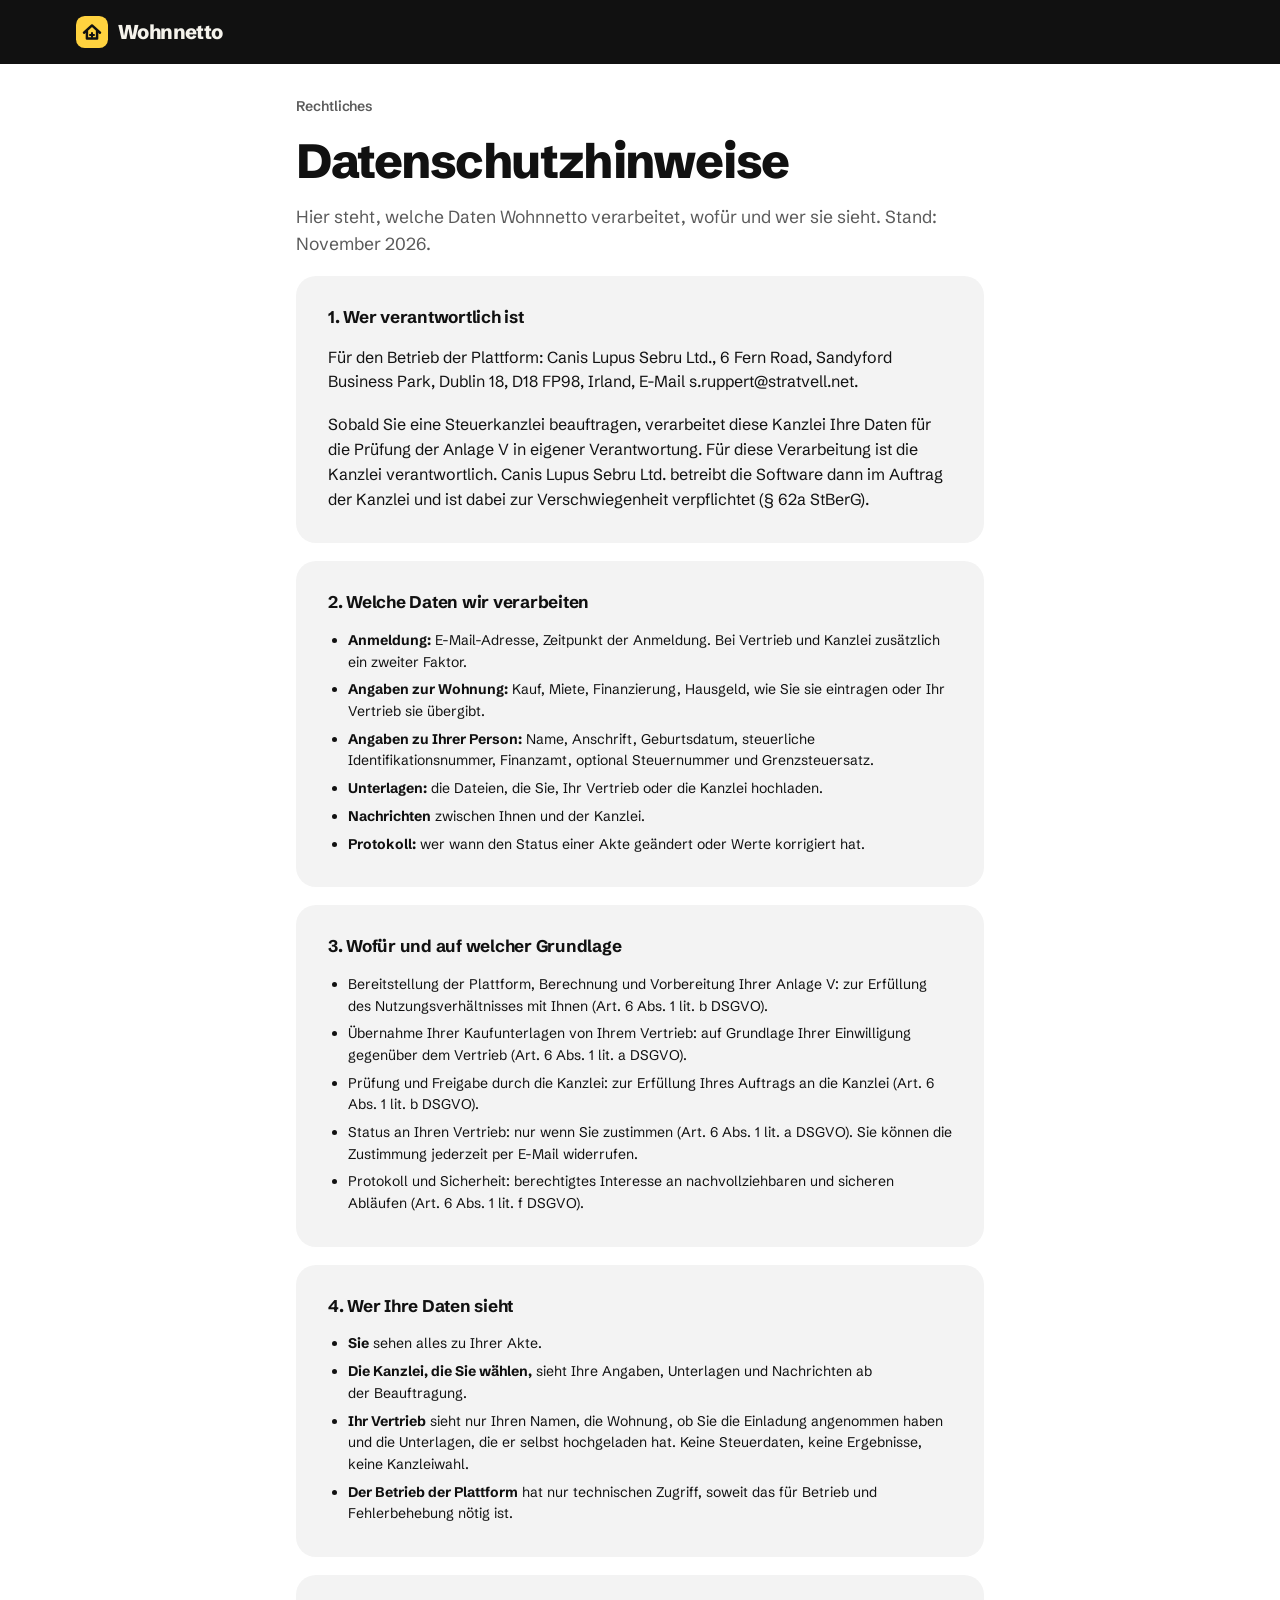
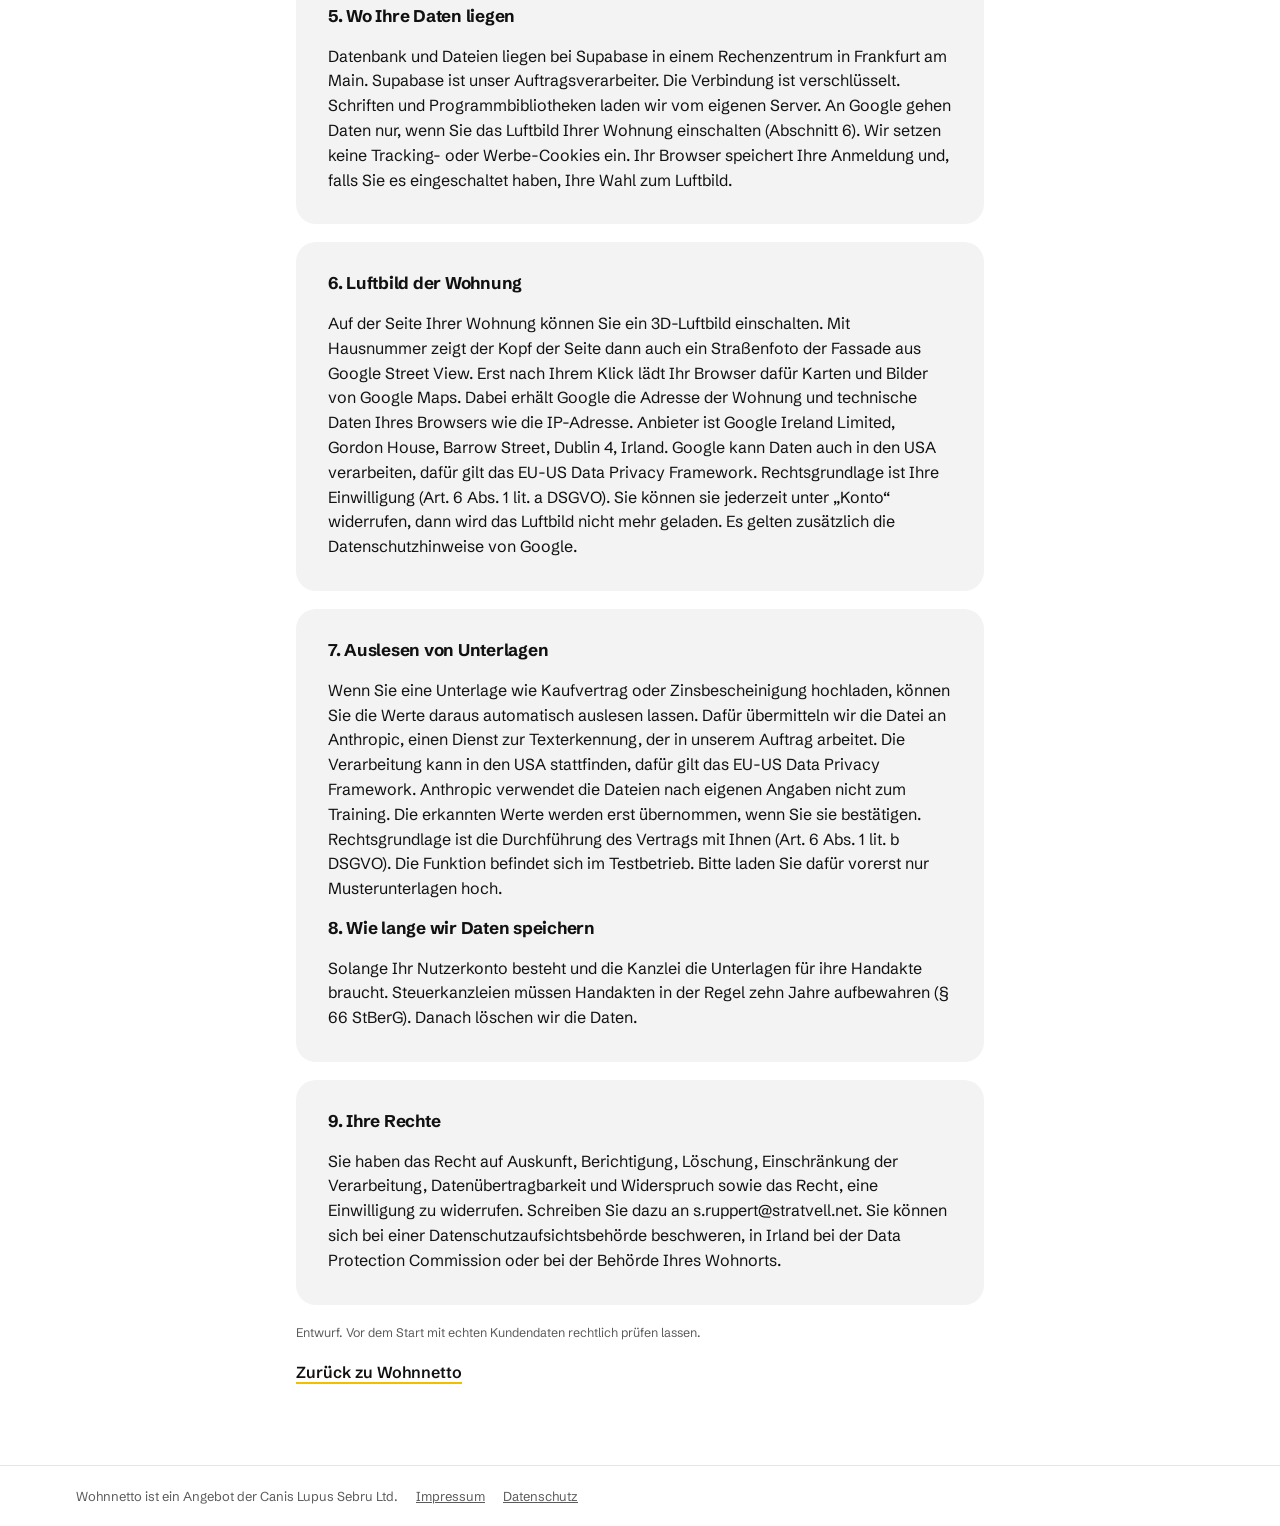
<file: datenschutz.html>
<!doctype html>
<html lang="de">
<head>
<meta charset="utf-8">
<meta name="viewport" content="width=device-width, initial-scale=1">
<title>Datenschutz · Wohnnetto</title>
<meta name="robots" content="noindex">
<link rel="icon" href="favicon.svg" type="image/svg+xml">
<link rel="stylesheet" href="assets/app.css">
</head>
<body>
<header class="top"><div class="wrap"><a class="brand" href="./"><i class="mark" aria-hidden="true"></i><b>Wohnnetto</b></a></div></header>
<main><div class="wrap narrow stack">
<span class="eyebrow">Rechtliches</span>
<h1 class="title">Datenschutzhinweise</h1>
<p class="lead">Hier steht, welche Daten Wohnnetto verarbeitet, wofür und wer sie sieht. Stand: November 2026.</p>

<section class="card pad-l stack">
<h2 class="h3">1. Wer verantwortlich ist</h2>
<p>Für den Betrieb der Plattform: Canis Lupus Sebru Ltd., 6 Fern Road, Sandyford Business Park, Dublin 18, D18 FP98, Irland, E-Mail s.ruppert@stratvell.net.</p>
<p>Sobald Sie eine Steuerkanzlei beauftragen, verarbeitet diese Kanzlei Ihre Daten für die Prüfung der Anlage V in eigener Verantwortung. Für diese Verarbeitung ist die Kanzlei verantwortlich. Canis Lupus Sebru Ltd. betreibt die Software dann im Auftrag der Kanzlei und ist dabei zur Verschwiegenheit verpflichtet (§ 62a StBerG).</p>
</section>

<section class="card pad-l stack">
<h2 class="h3">2. Welche Daten wir verarbeiten</h2>
<ul class="small" style="margin:0;padding-left:20px;display:flex;flex-direction:column;gap:6px">
<li><b>Anmeldung:</b> E-Mail-Adresse, Zeitpunkt der Anmeldung. Bei Vertrieb und Kanzlei zusätzlich ein zweiter Faktor.</li>
<li><b>Angaben zur Wohnung:</b> Kauf, Miete, Finanzierung, Hausgeld, wie Sie sie eintragen oder Ihr Vertrieb sie übergibt.</li>
<li><b>Angaben zu Ihrer Person:</b> Name, Anschrift, Geburtsdatum, steuerliche Identifikationsnummer, Finanzamt, optional Steuernummer und Grenzsteuersatz.</li>
<li><b>Unterlagen:</b> die Dateien, die Sie, Ihr Vertrieb oder die Kanzlei hochladen.</li>
<li><b>Nachrichten</b> zwischen Ihnen und der Kanzlei.</li>
<li><b>Protokoll:</b> wer wann den Status einer Akte geändert oder Werte korrigiert hat.</li>
</ul>
</section>

<section class="card pad-l stack">
<h2 class="h3">3. Wofür und auf welcher Grundlage</h2>
<ul class="small" style="margin:0;padding-left:20px;display:flex;flex-direction:column;gap:6px">
<li>Bereitstellung der Plattform, Berechnung und Vorbereitung Ihrer Anlage V: zur Erfüllung des Nutzungsverhältnisses mit Ihnen (Art. 6 Abs. 1 lit. b DSGVO).</li>
<li>Übernahme Ihrer Kaufunterlagen von Ihrem Vertrieb: auf Grundlage Ihrer Einwilligung gegenüber dem Vertrieb (Art. 6 Abs. 1 lit. a DSGVO).</li>
<li>Prüfung und Freigabe durch die Kanzlei: zur Erfüllung Ihres Auftrags an die Kanzlei (Art. 6 Abs. 1 lit. b DSGVO).</li>
<li>Status an Ihren Vertrieb: nur wenn Sie zustimmen (Art. 6 Abs. 1 lit. a DSGVO). Sie können die Zustimmung jederzeit per E-Mail widerrufen.</li>
<li>Protokoll und Sicherheit: berechtigtes Interesse an nachvollziehbaren und sicheren Abläufen (Art. 6 Abs. 1 lit. f DSGVO).</li>
</ul>
</section>

<section class="card pad-l stack">
<h2 class="h3">4. Wer Ihre Daten sieht</h2>
<ul class="small" style="margin:0;padding-left:20px;display:flex;flex-direction:column;gap:6px">
<li><b>Sie</b> sehen alles zu Ihrer Akte.</li>
<li><b>Die Kanzlei, die Sie wählen,</b> sieht Ihre Angaben, Unterlagen und Nachrichten ab der Beauftragung.</li>
<li><b>Ihr Vertrieb</b> sieht nur Ihren Namen, die Wohnung, ob Sie die Einladung angenommen haben und die Unterlagen, die er selbst hochgeladen hat. Keine Steuerdaten, keine Ergebnisse, keine Kanzleiwahl.</li>
<li><b>Der Betrieb der Plattform</b> hat nur technischen Zugriff, soweit das für Betrieb und Fehlerbehebung nötig ist.</li>
</ul>
</section>

<section class="card pad-l stack">
<h2 class="h3">5. Wo Ihre Daten liegen</h2>
<p>Datenbank und Dateien liegen bei Supabase in einem Rechenzentrum in Frankfurt am Main. Supabase ist unser Auftragsverarbeiter. Die Verbindung ist verschlüsselt. Schriften und Programmbibliotheken laden wir vom eigenen Server. An Google gehen Daten nur, wenn Sie das Luftbild Ihrer Wohnung einschalten (Abschnitt 6). Wir setzen keine Tracking- oder Werbe-Cookies ein. Ihr Browser speichert Ihre Anmeldung und, falls Sie es eingeschaltet haben, Ihre Wahl zum Luftbild.</p>
</section>

<section class="card pad-l stack">
<h2 class="h3">6. Luftbild der Wohnung</h2>
<p>Auf der Seite Ihrer Wohnung können Sie ein 3D-Luftbild einschalten. Mit Hausnummer zeigt der Kopf der Seite dann auch ein Straßenfoto der Fassade aus Google Street View. Erst nach Ihrem Klick lädt Ihr Browser dafür Karten und Bilder von Google Maps. Dabei erhält Google die Adresse der Wohnung und technische Daten Ihres Browsers wie die IP-Adresse. Anbieter ist Google Ireland Limited, Gordon House, Barrow Street, Dublin 4, Irland. Google kann Daten auch in den USA verarbeiten, dafür gilt das EU-US Data Privacy Framework. Rechtsgrundlage ist Ihre Einwilligung (Art. 6 Abs. 1 lit. a DSGVO). Sie können sie jederzeit unter „Konto“ widerrufen, dann wird das Luftbild nicht mehr geladen. Es gelten zusätzlich die Datenschutzhinweise von Google.</p>
</section>

<section class="card pad-l stack">
<h2 class="h3">7. Auslesen von Unterlagen</h2>
<p>Wenn Sie eine Unterlage wie Kaufvertrag oder Zinsbescheinigung hochladen, können Sie die Werte daraus automatisch auslesen lassen. Dafür übermitteln wir die Datei an Anthropic, einen Dienst zur Texterkennung, der in unserem Auftrag arbeitet. Die Verarbeitung kann in den USA stattfinden, dafür gilt das EU-US Data Privacy Framework. Anthropic verwendet die Dateien nach eigenen Angaben nicht zum Training. Die erkannten Werte werden erst übernommen, wenn Sie sie bestätigen. Rechtsgrundlage ist die Durchführung des Vertrags mit Ihnen (Art. 6 Abs. 1 lit. b DSGVO). Die Funktion befindet sich im Testbetrieb. Bitte laden Sie dafür vorerst nur Musterunterlagen hoch.</p>

<h2 class="h3">8. Wie lange wir Daten speichern</h2>
<p>Solange Ihr Nutzerkonto besteht und die Kanzlei die Unterlagen für ihre Handakte braucht. Steuerkanzleien müssen Handakten in der Regel zehn Jahre aufbewahren (§ 66 StBerG). Danach löschen wir die Daten.</p>
</section>

<section class="card pad-l stack">
<h2 class="h3">9. Ihre Rechte</h2>
<p>Sie haben das Recht auf Auskunft, Berichtigung, Löschung, Einschränkung der Verarbeitung, Datenübertragbarkeit und Widerspruch sowie das Recht, eine Einwilligung zu widerrufen. Schreiben Sie dazu an s.ruppert@stratvell.net. Sie können sich bei einer Datenschutzaufsichtsbehörde beschweren, in Irland bei der Data Protection Commission oder bei der Behörde Ihres Wohnorts.</p>
</section>
<p class="tiny">Entwurf. Vor dem Start mit echten Kundendaten rechtlich prüfen lassen.</p>
<p><a class="link" href="./">Zurück zu Wohnnetto</a></p>
</div></main>
<footer class="foot"><div class="wrap"><span>Wohnnetto ist ein Angebot der Canis Lupus Sebru Ltd.</span><a href="impressum.html">Impressum</a><a href="datenschutz.html">Datenschutz</a></div></footer>
</body>
</html>
</file>
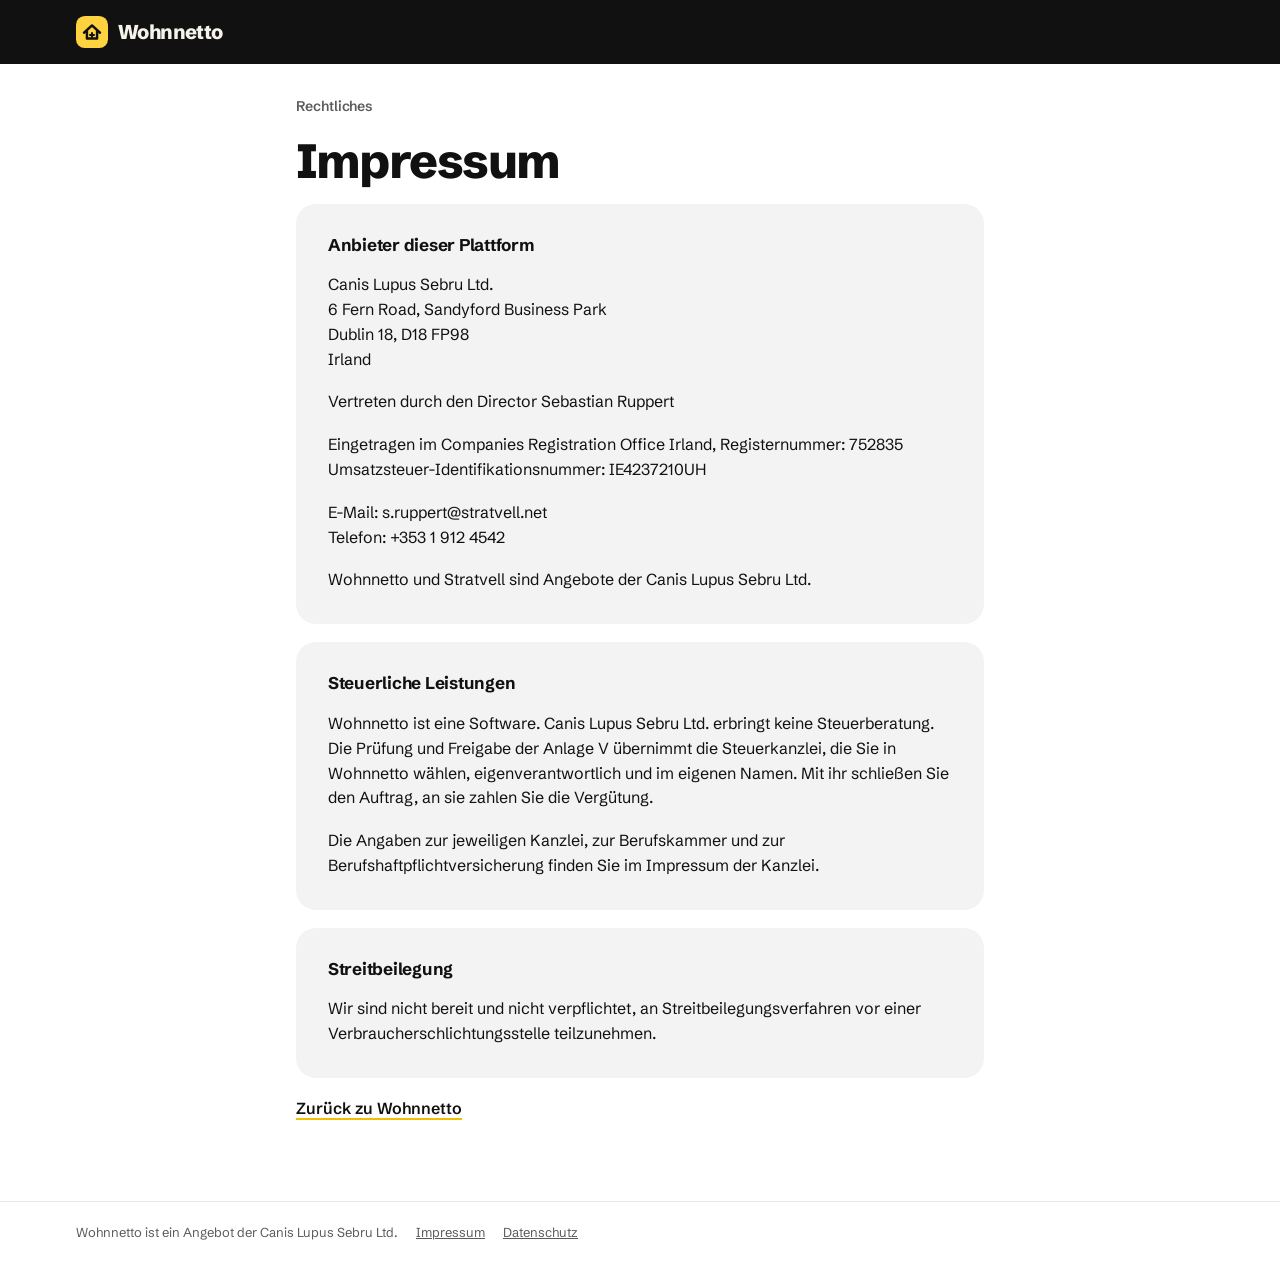
<file: impressum.html>
<!doctype html>
<html lang="de">
<head>
<meta charset="utf-8">
<meta name="viewport" content="width=device-width, initial-scale=1">
<title>Impressum · Wohnnetto</title>
<meta name="robots" content="noindex">
<link rel="icon" href="favicon.svg" type="image/svg+xml">
<link rel="stylesheet" href="assets/app.css">
</head>
<body>
<header class="top"><div class="wrap"><a class="brand" href="./"><i class="mark" aria-hidden="true"></i><b>Wohnnetto</b></a></div></header>
<main><div class="wrap narrow stack">
<span class="eyebrow">Rechtliches</span>
<h1 class="title">Impressum</h1>
<section class="card pad-l stack">
<h2 class="h3">Anbieter dieser Plattform</h2>
<p>Canis Lupus Sebru Ltd.<br>6 Fern Road, Sandyford Business Park<br>Dublin 18, D18 FP98<br>Irland</p>
<p>Vertreten durch den Director Sebastian Ruppert</p>
<p>Eingetragen im Companies Registration Office Irland, Registernummer: 752835<br>Umsatzsteuer-Identifikationsnummer: IE4237210UH</p>
<p>E-Mail: s.ruppert@stratvell.net<br>Telefon: +353 1 912 4542</p>
<p>Wohnnetto und Stratvell sind Angebote der Canis Lupus Sebru Ltd.</p>
</section>
<section class="card pad-l stack">
<h2 class="h3">Steuerliche Leistungen</h2>
<p>Wohnnetto ist eine Software. Canis Lupus Sebru Ltd. erbringt keine Steuerberatung. Die Prüfung und Freigabe der Anlage V übernimmt die Steuerkanzlei, die Sie in Wohnnetto wählen, eigenverantwortlich und im eigenen Namen. Mit ihr schließen Sie den Auftrag, an sie zahlen Sie die Vergütung.</p>
<p>Die Angaben zur jeweiligen Kanzlei, zur Berufskammer und zur Berufshaftpflichtversicherung finden Sie im Impressum der Kanzlei.</p>
</section>
<section class="card pad-l stack">
<h2 class="h3">Streitbeilegung</h2>
<p>Wir sind nicht bereit und nicht verpflichtet, an Streitbeilegungsverfahren vor einer Verbraucherschlichtungsstelle teilzunehmen.</p>
</section>
<p><a class="link" href="./">Zurück zu Wohnnetto</a></p>
</div></main>
<footer class="foot"><div class="wrap"><span>Wohnnetto ist ein Angebot der Canis Lupus Sebru Ltd.</span><a href="impressum.html">Impressum</a><a href="datenschutz.html">Datenschutz</a></div></footer>
</body>
</html>
</file>
<file: assets/app.css>
/* Wohnnetto · App-Stil. Schwarz und Gelb, kräftig, mobil zuerst. Schriften lokal, keine Drittanbieter. */
@font-face{font-family:"Schibsted Grotesk";src:url(fonts/SchibstedGrotesk-latin.woff2) format("woff2");font-weight:400 900;font-display:swap;unicode-range:U+0000-00FF,U+0131,U+0152-0153,U+02BB-02BC,U+02C6,U+02DA,U+02DC,U+0304,U+0308,U+0329,U+2000-206F,U+20AC,U+2122,U+2191,U+2193,U+2212,U+2215,U+FEFF,U+FFFD}
@font-face{font-family:"Schibsted Grotesk";src:url(fonts/SchibstedGrotesk-latin-ext.woff2) format("woff2");font-weight:400 900;font-display:swap;unicode-range:U+0100-02BA,U+02BD-02C5,U+02C7-02CC,U+02CE-02D7,U+02DD-02FF,U+0304,U+0308,U+0329,U+1D00-1DBF,U+1E00-1E9F,U+1EF2-1EFF,U+2020,U+20A0-20AB,U+20AD-20C0,U+2113,U+2C60-2C7F,U+A720-A7FF}
@font-face{font-family:"Geist Mono";src:url(fonts/GeistMono-Variable.woff2) format("woff2");font-weight:100 900;font-display:swap}
:root{
  /* Marke */
  --y:#FFD23F; --y-2:#F2BE00; --y-soft:#FFF4CC; --y-ink:#7A5C00;
  --black:#111111; --black-2:#262626; --on-black:#F5F3EC; --on-black-2:#A9A69C;
  /* Alte Namen, auf die neue Marke gelegt (werden im Code noch benutzt) */
  --forest:var(--black); --forest-2:var(--black-2); --sand:var(--y); --gold:var(--y); --gold-ink:var(--y-ink); --aub:var(--black);
  /* Flächen und Text */
  --bg:#FFFFFF; --surface:#FFFFFF; --surface-2:#F3F3F3; --ink:#111111; --muted:#5B5B5B; --line:#E6E6E6; --line-2:#CFCFCF;
  --ok:#17784A; --ok-bg:#E1F3E8; --warn:#8F5A00; --warn-bg:#FFF1D1; --bad:#B42318; --bad-bg:#FDE7E4; --info:#2346A8; --info-bg:#E6ECFB;
  --focus:#121212; --shadow:0 1px 0 rgba(18,18,18,.04), 0 12px 32px -18px rgba(18,18,18,.28);
  --f-display:"Schibsted Grotesk", system-ui, -apple-system, "Segoe UI", Roboto, sans-serif;
  --f-body:"Schibsted Grotesk", system-ui, -apple-system, "Segoe UI", Roboto, sans-serif;
  --f-mono:"Geist Mono", ui-monospace, "SFMono-Regular", Consolas, monospace;
  --r:20px; --r-sm:12px;
  color-scheme:light;
}
@media (prefers-color-scheme: dark){
  :root{
    --bg:#0B0B0B; --surface:#161616; --surface-2:#1C1C1C; --ink:#F4F4F4; --muted:#A3A3A3; --line:#2A2A2A; --line-2:#3A3A3A;
    --black:#1B1B1B; --black-2:#262626; --y-ink:#FFD23F; --y-soft:#2E2610;
    --ok:#5FD39A; --ok-bg:#12291D; --warn:#FFC24D; --warn-bg:#2F2410; --bad:#FF8A7A; --bad-bg:#341815; --info:#9DB4FF; --info-bg:#161F38;
    --focus:#FFD23F; --shadow:0 1px 0 rgba(0,0,0,.4), 0 12px 32px -18px rgba(0,0,0,.8);
    color-scheme:dark;
  }
}
@media (prefers-color-scheme: dark){.top{border-bottom:1px solid var(--line)}.auth .side,.hero,.kpi.dark{box-shadow:inset 0 0 0 1px #2E2E2E}}
*{box-sizing:border-box}
html,body{margin:0}
body{background:var(--bg);color:var(--ink);font:16px/1.55 var(--f-body);-webkit-font-smoothing:antialiased;min-height:100vh;display:flex;flex-direction:column}
a{color:inherit}
button,input,select,textarea{font:inherit;color:inherit}
button{cursor:pointer}
:focus-visible{outline:3px solid var(--focus);outline-offset:2px;border-radius:6px}
::selection{background:var(--y);color:#111}
h1,h2,h3{margin:0;line-height:1.1;text-wrap:balance}
p,li,.small,.tiny,.lead,dd,label span,.note span,.rw{text-wrap:pretty}
p{margin:0}
.sr{position:absolute;width:1px;height:1px;overflow:hidden;clip:rect(0 0 0 0);white-space:nowrap}
.wrap{width:100%;max-width:1160px;margin:0 auto;padding-left:max(16px,env(safe-area-inset-left,0px));padding-right:max(16px,env(safe-area-inset-right,0px))}
.narrow{max-width:720px}
.num{font-variant-numeric:tabular-nums}
.mono{font-family:var(--f-mono)}
.muted{color:var(--muted)}
.small{font-size:14px}
.tiny{font-size:12.5px;color:var(--muted)}
.stack{display:flex;flex-direction:column;gap:18px}
.stack-s{display:flex;flex-direction:column;gap:8px}
.row{display:flex;gap:12px;align-items:center;flex-wrap:wrap}
.spacer{flex:1}

/* Kopf: schwarz, Marke gelb */
.top{background:var(--black);color:var(--on-black);position:sticky;top:0;z-index:20}
.top .wrap{display:flex;align-items:center;gap:16px;min-height:64px}
.brand{display:flex;align-items:center;gap:10px;text-decoration:none}
.mark{width:32px;height:32px;flex:none;display:block;background:url("data:image/svg+xml,%3Csvg xmlns='http://www.w3.org/2000/svg' viewBox='0 0 44 44'%3E%3Crect width='44' height='44' rx='12' fill='%23FFD23F'/%3E%3Cpath d='M11 23 L22 13 L33 23' fill='none' stroke='%23111' stroke-width='3.4' stroke-linecap='round' stroke-linejoin='round'/%3E%3Cpath d='M15 21 V31 H29 V21' fill='none' stroke='%23111' stroke-width='3.4' stroke-linecap='round' stroke-linejoin='round'/%3E%3Cpath d='M22 23.5 V29 M19.25 26.25 H24.75' stroke='%23111' stroke-width='2.8' stroke-linecap='round'/%3E%3C/svg%3E") center/contain no-repeat}
.brand b{font-weight:800;font-size:20px;letter-spacing:-.03em;line-height:1}
.brand span{font-size:12.5px;color:var(--on-black-2);border-left:1px solid #3A3A3A;padding-left:10px}
.nav{display:flex;gap:4px;margin-left:auto;align-items:center}
.nav a,.nav button{background:none;border:0;padding:9px 14px;border-radius:999px;text-decoration:none;font-size:14.5px;font-weight:500;color:var(--on-black-2)}
.nav a[aria-current="page"]{color:#111;background:var(--y);font-weight:700}
.nav a:hover,.nav button:hover{color:var(--on-black);background:#262626}
.nav a[aria-current="page"]:hover{color:#111;background:var(--y-2)}
.who{font-size:13px;color:var(--on-black-2);max-width:220px;overflow:hidden;text-overflow:ellipsis;white-space:nowrap;margin-left:8px}
.nav a,.nav button{white-space:nowrap}
@media (max-width:640px){.brand span,.who{display:none}.nav{gap:2px}.nav a,.nav button{padding:7px 10px;font-size:13.5px}.brand b{font-size:18px}}
@media (max-width:480px){.brand b{display:none}}
#fWeiter{flex:1;max-width:420px}

main{flex:1;padding-block:32px 80px}
footer.foot{border-top:1px solid var(--line);padding-block:20px;font-size:13px;color:var(--muted)}
footer.foot .wrap{display:flex;gap:18px;flex-wrap:wrap}
footer.foot a{color:var(--muted)}

/* Karten, Knöpfe */
.card{background:var(--surface-2);border:0;border-radius:var(--r)}
.card .card{background:var(--surface)}
.pad{padding:22px}
.pad-l{padding:32px}
@media (max-width:560px){.pad-l{padding:22px}.pad{padding:18px}}
.btn{display:inline-flex;align-items:center;justify-content:center;gap:8px;min-height:48px;padding:10px 22px;border-radius:14px;border:1.5px solid var(--black);background:var(--black);color:#fff;font-weight:650;font-size:15.5px;text-decoration:none;letter-spacing:-.01em;transition:background .15s,transform .08s,box-shadow .15s}
.btn:hover{background:var(--black-2)}
.btn:active{transform:translateY(1px)}
@media (prefers-color-scheme: dark){.btn{background:var(--y);border-color:var(--y);color:#111}.btn:hover{background:var(--y-2)}}
.btn.sec{background:var(--surface);color:var(--ink);border-color:var(--line-2)}
.btn.sec:hover{background:var(--surface-2);border-color:var(--ink)}
.btn.gold{background:var(--y);border-color:var(--y);color:#111;box-shadow:0 6px 18px -8px rgba(242,190,0,.8)}
.btn.gold:hover{background:var(--y-2);border-color:var(--y-2)}
.btn.ghost{background:transparent;border-color:transparent;color:var(--muted);padding-inline:12px}
.btn.ghost:hover{color:var(--ink);background:var(--surface-2)}
.btn.sm{min-height:38px;padding:6px 14px;font-size:14px;border-radius:11px}
.btn.block{width:100%}
.btn[disabled],.btn[aria-disabled="true"]{opacity:.4;cursor:not-allowed;box-shadow:none}
.link{background:none;border:0;padding:0;color:var(--ink);text-decoration:underline;text-decoration-color:var(--y-2);text-decoration-thickness:2px;text-underline-offset:4px;font-weight:600}
.link:hover{text-decoration-color:var(--ink)}

.eyebrow{font-size:14px;font-weight:600;letter-spacing:-.005em;color:var(--muted);display:inline-flex;align-items:center;gap:8px}
.ico{width:22px;height:22px;flex:none}
.abs-kopf .ico{width:28px;height:28px;padding:5px;border-radius:9px;background:var(--y);color:#111;box-sizing:border-box}

/* Eine Frage pro Bildschirm */
.fsegs{display:flex;gap:5px;margin-bottom:4px}
.fsegs i{flex:1;height:6px;border-radius:99px;background:var(--line);transition:background .3s}
.fsegs i.d{background:var(--black)}
.fsegs i.now{background:var(--y)}
.fk-aus{display:none!important}
.fk-rein{animation:fkRein .32s cubic-bezier(.2,.8,.2,1) both}
@keyframes fkRein{from{opacity:0;transform:translateX(18px)}}
.fokus{min-height:240px}
.fokus > .field label,.fokus > fieldset > .legend,.fokus .grid2 .field label{font-size:clamp(22px,4.4vw,28px);font-weight:750;letter-spacing:-.03em;line-height:1.2;margin-bottom:6px}
.fokus .grid2{grid-template-columns:1fr}
.fokus .inp input,.fokus .inp select{min-height:64px;font-size:20px;border-radius:16px;padding:14px 18px}
.fokus .inp .suf{font-size:18px}
.fokus .choice{grid-template-columns:1fr;gap:12px;margin-top:6px}
.fokus .choice button{min-height:68px;font-size:17px;padding:16px 20px}
.fokus .note{font-size:15.5px;padding:18px}
.title{font-weight:800;font-size:clamp(32px,5.2vw,48px);letter-spacing:-.03em;line-height:1.04}
.h2{font-weight:750;font-size:clamp(24px,3.4vw,30px);letter-spacing:-.035em}
.h3{font-size:17px;font-weight:700;letter-spacing:-.015em}
.lead{font-size:17.5px;color:var(--muted);max-width:60ch}
.hl{background:linear-gradient(transparent 58%,var(--y) 58%,var(--y) 92%,transparent 92%);padding:0 .08em}

/* Chips und Hinweise */
.chip{display:inline-flex;align-items:center;gap:6px;font-size:12.5px;font-weight:650;padding:4px 11px;border-radius:99px;white-space:nowrap;line-height:1.5}
.chip::before{content:"";width:7px;height:7px;border-radius:50%;background:currentColor}
.c-grey{background:var(--surface-2);color:var(--muted);border:1px solid var(--line)}
.c-ok{background:var(--ok-bg);color:var(--ok)}
.c-warn{background:var(--warn-bg);color:var(--warn)}
.c-bad{background:var(--bad-bg);color:var(--bad)}
.c-info{background:var(--info-bg);color:var(--info)}
.c-gold{background:var(--y);color:#111}
.c-gold::before{background:#111}
.src{display:inline-flex;align-items:center;gap:6px;font-size:12px;font-weight:650;color:var(--ink);background:var(--y-soft);border-radius:99px;padding:3px 10px;align-self:flex-start}
.src::before{content:"";width:6px;height:6px;border-radius:50%;background:var(--y-2)}
.note{border-radius:var(--r-sm);padding:14px 16px;font-size:14.5px;display:flex;gap:12px;align-items:flex-start}
.note b{display:block}
.note.ok{background:var(--ok-bg)}.note.warn{background:var(--warn-bg)}.note.bad{background:var(--bad-bg)}.note.info{background:var(--surface-2);border:1px solid var(--line)}
.note .ic{flex:none;width:24px;height:24px;border-radius:50%;display:grid;place-items:center;font-size:12px;font-weight:800;background:var(--black);color:var(--y);margin-top:1px}

/* Formulare */
.field{display:flex;flex-direction:column;gap:7px}
.field label,.legend{font-weight:650;font-size:15px}
.field .hint{font-size:13.5px;color:var(--muted)}
.inp{position:relative;display:flex;align-items:center}
.inp input,.inp select,textarea.ta{width:100%;min-height:52px;border:1.5px solid var(--line-2);border-radius:14px;background:var(--surface);padding:12px 16px;font-size:16px;transition:border-color .15s, box-shadow .15s}
.inp input:hover,.inp select:hover,textarea.ta:hover{border-color:var(--muted)}
.inp input:focus,.inp select:focus,textarea.ta:focus{border-color:var(--ink);box-shadow:0 0 0 4px rgba(255,210,63,.55);outline:none}
.inp .suf{position:absolute;right:16px;color:var(--muted);pointer-events:none;font-size:15px}
.inp.has-suf input{padding-right:46px}
.field.err input,.field.err select{border-color:var(--bad)}
.field .errmsg{color:var(--bad);font-size:13.5px;font-weight:550}
.field .errmsg:empty{display:none}
.field .ok-msg{color:var(--ok);font-size:13px}
details.help{font-size:13.5px}
details.help summary{cursor:pointer;color:var(--ink);font-weight:600;list-style:none;display:inline-flex;gap:7px;align-items:center}
details.help summary::-webkit-details-marker{display:none}
details.help summary::before{content:"?";width:20px;height:20px;border-radius:50%;background:var(--y);color:#111;display:inline-grid;place-items:center;font-size:11.5px;font-weight:800}
details.help p{margin-top:8px;color:var(--ink);background:var(--y-soft);border-radius:12px;padding:12px 14px}
.grid2{display:grid;grid-template-columns:repeat(2,minmax(0,1fr));gap:16px}
.grid3{display:grid;grid-template-columns:repeat(3,minmax(0,1fr));gap:16px}
@media (max-width:640px){.grid2,.grid3{grid-template-columns:1fr}}
.choice{display:grid;grid-template-columns:repeat(auto-fit,minmax(160px,1fr));gap:10px}
.choice button{min-height:60px;padding:12px 18px;border-radius:16px;border:1.5px solid var(--line-2);background:var(--surface);font-weight:600;font-size:15.5px;text-align:left;transition:border-color .15s,background .15s,transform .08s}
.choice button:hover{border-color:var(--ink)}
.choice button:active{transform:scale(.99)}
.choice button[aria-pressed="true"]{border-color:var(--black);background:var(--y);color:#111;box-shadow:inset 0 0 0 1px var(--black)}
.opt{display:flex;gap:14px;align-items:flex-start;text-align:left;width:100%;padding:18px;border-radius:18px;border:1.5px solid var(--line-2);background:var(--surface);transition:border-color .15s}
.opt:hover{border-color:var(--ink)}
.opt[aria-pressed="true"]{border-color:var(--black);background:var(--y-soft);box-shadow:inset 0 0 0 1px var(--black)}
.opt .dot{width:22px;height:22px;border-radius:50%;border:2px solid var(--line-2);flex:none;margin-top:1px}
.opt[aria-pressed="true"] .dot{border-color:var(--black);background:radial-gradient(var(--black) 42%,var(--y) 46%)}
.opt b{display:block;font-size:16px}
.opt span{font-size:14px;color:var(--muted)}
.check{display:flex;gap:12px;align-items:flex-start;font-size:15px;padding:12px 0}
.check input{width:22px;height:22px;margin-top:1px;accent-color:#111;flex:none}
.savebar{position:sticky;bottom:0;background:linear-gradient(to top,var(--bg) 72%,transparent);padding-block:18px calc(18px + env(safe-area-inset-bottom,0px));margin-top:8px;z-index:5}
.savebar .inner{display:flex;gap:12px;align-items:center;flex-wrap:wrap}
.saved{font-size:13.5px;color:var(--muted);display:inline-flex;gap:6px;align-items:center}
.saved.ok{color:var(--ok)}
.saved.ok::before{content:"✓";font-weight:800}

/* Aufgabenliste als Karten */
.tasks{list-style:none;margin:0;padding:0;display:flex;flex-direction:column;gap:10px}
.tasks li{background:var(--surface-2);border-radius:18px;transition:background .15s,transform .12s}
.tasks li:has(a:hover){background:var(--y-soft);transform:translateY(-1px)}
.tasks a,.tasks .dis{display:flex;align-items:center;gap:14px;padding:16px 18px;text-decoration:none;flex-wrap:wrap}
.tasks .n{width:44px;height:44px;border-radius:14px;display:grid;place-items:center;font-family:var(--f-mono);font-weight:600;font-size:14px;background:var(--y-soft);color:#111;flex:none}
@media (prefers-color-scheme: dark){.tasks .n{color:var(--y)}}
.tasks .dis .n{background:var(--surface-2);color:var(--muted)}
.tasks .done .n{background:var(--black);color:var(--y)}
.tasks .done{background:var(--surface-2)}
.tasks .t{flex:1;min-width:160px}
.tasks .t b{display:block;font-weight:650}
.tasks .t span{font-size:13.5px;color:var(--muted)}
.tasks .dis{opacity:.55}
.tasks a::after{content:"→";font-weight:700;color:var(--muted);transition:transform .15s}
.tasks a:hover::after{transform:translateX(3px);color:var(--ink)}
@media (max-width:560px){.tasks a{flex-wrap:nowrap;gap:12px;padding:14px}.tasks a::after{display:none}.tasks .t{min-width:0}}
.progress{height:10px;border-radius:99px;background:rgba(255,255,255,.14);overflow:hidden}
.card .progress,.wrap > .progress{background:var(--surface-2)}
.progress i{display:block;height:100%;background:var(--y);border-radius:99px;transition:width .6s cubic-bezier(.2,.8,.2,1)}

/* Netto-Plus-Bühne */
.hero{background:var(--black);color:var(--on-black);border-radius:24px;padding:26px;display:flex;flex-direction:column;gap:16px;position:relative;overflow:hidden}
.hero::after{content:"";position:absolute;right:-60px;top:-60px;width:220px;height:220px;border-radius:50%;background:radial-gradient(circle,rgba(255,210,63,.28),transparent 68%);pointer-events:none}
.hero .eyebrow{color:var(--y)}
.hero .big{font-weight:800;font-variant-numeric:tabular-nums;font-size:clamp(46px,9.5vw,68px);letter-spacing:-.055em;line-height:1;color:var(--y)}
.hero .big small{font-family:var(--f-body);font-size:16px;letter-spacing:0;color:var(--on-black-2);font-weight:500;margin-left:8px}
.hero p{color:#D8D5CC}
.hero .muted,.hero .tiny{color:var(--on-black-2)}
.hero .btn{background:var(--y);border-color:var(--y);color:#111}
.hero .btn:hover{background:var(--y-2)}
.hero .btn.sec{background:transparent;color:var(--on-black);border-color:#444}
.hero .row b{color:#fff}
@media (max-width:560px){.hero{padding:20px;border-radius:20px}}

/* Zeitleiste */
.tl{display:flex;flex-direction:column}
.tl div{display:grid;grid-template-columns:26px 1fr;gap:14px;padding-bottom:20px;position:relative;font-size:15px}
.tl div::before{content:"";width:22px;height:22px;border-radius:50%;margin-top:1px;background:var(--surface);border:2px solid var(--line-2);justify-self:center;box-sizing:border-box}
.tl div::after{content:"";position:absolute;left:12px;top:26px;bottom:2px;width:2px;background:var(--line)}
.tl div:last-child::after{display:none}
.tl .d::before{background:var(--black) url("data:image/svg+xml,%3Csvg xmlns='http://www.w3.org/2000/svg' viewBox='0 0 14 14'%3E%3Cpath d='M3 7.5 L6 10 L11 4' fill='none' stroke='%23FFD23F' stroke-width='2.4' stroke-linecap='round' stroke-linejoin='round'/%3E%3C/svg%3E") center/12px no-repeat;border-color:var(--black)}
.tl .d::after{background:var(--black)}
.tl .now::before{background:var(--y);border-color:var(--black);box-shadow:0 0 0 5px rgba(255,210,63,.35);animation:puls 2s ease-in-out infinite}
.tl .now b{font-weight:700}
.tl small{display:block;color:var(--muted);font-size:13.5px}
@keyframes puls{50%{box-shadow:0 0 0 9px rgba(255,210,63,.12)}}

/* Tabellen */
.tw{overflow-x:auto}
table{width:100%;border-collapse:collapse;font-size:14.5px}
th{text-align:left;font-size:13px;color:var(--muted);font-weight:600;padding:12px 14px;border-bottom:1px solid var(--line-2);white-space:nowrap}
td{padding:14px;border-bottom:1px solid var(--line);vertical-align:top}
.card > .tw > table th:first-child,.card > .tw > table td:first-child{padding-left:22px}
td.r,th.r{text-align:right;font-variant-numeric:tabular-nums;white-space:nowrap}
tr.click{cursor:pointer;transition:background .12s}
tr.click:hover td{background:var(--y-soft)}
tr.click:focus-visible{outline:3px solid var(--focus);outline-offset:-3px}
tr.sum td{font-weight:750;background:var(--surface-2)}
tr:last-child td{border-bottom:0}
.zl{font-family:var(--f-mono);font-size:12px;color:var(--muted);width:48px}
.rw{font-size:12.5px;color:var(--muted);margin-top:2px}

/* Kanzlei */
.split{display:grid;grid-template-columns:minmax(0,1.55fr) minmax(0,1fr);gap:20px;align-items:start}
@media (max-width:960px){.split{grid-template-columns:1fr}}
.hint{border-radius:14px;padding:14px 16px;font-size:14px;display:flex;flex-direction:column;gap:4px;border-left:5px solid transparent}
.hint.rot{background:var(--bad-bg);border-color:var(--bad)}
.hint.gelb{background:var(--warn-bg);border-color:var(--y-2)}
.hint.info{background:var(--info-bg);border-color:var(--info)}
.hint.ok{background:var(--ok-bg);border-color:var(--ok)}
.hint b{font-weight:700}
.hint .rg{font-size:12px;color:var(--muted)}
.timer{font-family:var(--f-mono);font-size:13px;font-weight:600;background:var(--black);color:var(--y);padding:6px 14px;border-radius:99px}
.tabs{display:flex;gap:6px;margin-bottom:16px;overflow-x:auto;padding:4px;background:var(--surface-2);border-radius:14px;width:max-content;max-width:100%}
.tabs button{border:0;background:none;padding:9px 16px;font-weight:600;color:var(--muted);border-radius:10px;white-space:nowrap}
.tabs button:hover{color:var(--ink)}
.tabs button[aria-selected="true"]{color:#111;background:var(--y)}
.tabs button[aria-selected="true"] .muted{color:#111;opacity:.65}
.kpis{display:grid;grid-template-columns:repeat(auto-fit,minmax(180px,1fr));gap:12px}
.kpi{padding:20px 22px;display:flex;flex-direction:column;gap:6px}
.kpi strong{font-weight:800;font-variant-numeric:tabular-nums;font-size:42px;line-height:1;letter-spacing:-.05em}
.kpi span{font-size:13.5px;color:var(--muted)}
.kpi.dark{background:var(--black);border-color:var(--black);color:var(--on-black)}
.kpi.dark strong{color:var(--y)}
.kpi.dark span{color:var(--on-black-2)}
.msg{border-radius:16px;padding:11px 14px;font-size:14.5px;max-width:85%}
.msg.kanzlei{background:var(--surface-2);border:1px solid var(--line);align-self:flex-start;border-bottom-left-radius:6px}
.msg.kaeufer{background:var(--y);color:#111;align-self:flex-end;border-bottom-right-radius:6px}
.msg small{display:block;font-size:12px;opacity:.65;margin-top:4px}
.docs{list-style:none;margin:0;padding:0}
.docs li{display:flex;gap:12px;align-items:center;padding:11px 0;border-bottom:1px solid var(--line);font-size:14.5px;flex-wrap:wrap}
.docs li:last-child{border-bottom:0}
.docs .ic{width:38px;height:38px;border-radius:11px;background:var(--black);display:grid;place-items:center;font-family:var(--f-mono);font-size:10px;font-weight:600;color:var(--y);flex:none}
.drop{border:2px dashed var(--line-2);border-radius:var(--r);padding:26px;text-align:center;background:var(--surface);transition:border-color .15s, background .15s}
.drop:hover{border-color:var(--ink)}
.drop.over{border-color:var(--black);background:var(--y-soft)}

/* Anmeldung */
.auth{display:grid;grid-template-columns:minmax(0,1.1fr) minmax(0,1fr);gap:0;min-height:calc(100vh - 150px);align-items:stretch}
.auth .side{background:var(--black);color:var(--on-black);padding:52px;display:flex;flex-direction:column;gap:26px;justify-content:center;border-radius:28px;margin:16px;position:relative;overflow:hidden}
.auth .side::after{content:"";position:absolute;right:-120px;bottom:-120px;width:380px;height:380px;border-radius:50%;background:radial-gradient(circle,rgba(255,210,63,.22),transparent 65%);pointer-events:none}
.auth .side .eyebrow{color:var(--y)}
.auth .side h1{font-weight:800;font-size:clamp(36px,4.6vw,58px);line-height:1;letter-spacing:-.05em}
.auth .side h1 em{font-style:normal;color:var(--y)}
.auth .side ul{list-style:none;margin:0;padding:0;display:flex;flex-direction:column;gap:14px;font-size:15.5px;color:#D8D5CC}
.auth .side li{display:flex;gap:12px}
.auth .side li::before{content:"";width:20px;height:20px;border-radius:50%;flex:none;margin-top:1px;background:var(--y) url("data:image/svg+xml,%3Csvg xmlns='http://www.w3.org/2000/svg' viewBox='0 0 14 14'%3E%3Cpath d='M3 7.5 L6 10 L11 4' fill='none' stroke='%23111' stroke-width='2.4' stroke-linecap='round' stroke-linejoin='round'/%3E%3C/svg%3E") center/11px no-repeat}
.auth .demo{background:var(--y);color:#111;border-radius:20px;padding:18px 20px;display:flex;flex-direction:column;gap:4px;max-width:340px;transform:rotate(-2deg);box-shadow:0 20px 40px -20px rgba(0,0,0,.8);position:relative;z-index:1}
.auth .demo span{font-size:13px;font-weight:600}
.auth .demo strong{font-size:42px;font-weight:800;letter-spacing:-.055em;line-height:1.05}
.auth .demo small{font-size:12.5px;opacity:.7}
.auth .form{display:flex;align-items:center;justify-content:center;padding:32px 16px}
.auth .form > div{width:100%;max-width:410px}
.code{letter-spacing:.45em;font-family:var(--f-mono);font-size:24px;font-weight:600;text-align:center}
@media (max-width:860px){.auth{grid-template-columns:1fr}.auth .side{padding:28px 22px;margin:0 0 8px;border-radius:0 0 28px 28px;gap:18px}.auth .side ul,.auth .demo{display:none}}

/* Toast, Laden */
.toast{position:fixed;left:50%;bottom:calc(24px + env(safe-area-inset-bottom,0px));transform:translateX(-50%);background:var(--black);color:#fff;padding:13px 20px;border-radius:14px;font-size:14.5px;font-weight:550;z-index:60;box-shadow:var(--shadow);max-width:calc(100vw - 32px);border-left:5px solid var(--y)}
.toast.bad{background:var(--bad);border-left-color:#fff}
.skel{background:linear-gradient(90deg,var(--surface-2),var(--line),var(--surface-2));background-size:200% 100%;border-radius:10px;height:20px;animation:sk 1.2s infinite}
@keyframes sk{to{background-position:-200% 0}}
main .wrap > *{animation:rein .35s cubic-bezier(.2,.8,.2,1) both}
@keyframes rein{from{opacity:0;transform:translateY(6px)}}
@media (prefers-reduced-motion:reduce){*{animation:none!important;transition:none!important}}
.empty{text-align:center;padding:52px 20px;display:flex;flex-direction:column;gap:14px;align-items:center}
.empty .ill{width:64px;height:64px;border-radius:18px;background:var(--y);position:relative;transform:rotate(-6deg)}
.empty .ill::after{content:"";position:absolute;inset:18px;border-radius:6px;border:3px solid #111;border-top-color:transparent}

/* Anlage V Blatt und Druck */
.sheet{background:var(--surface);border:1px solid var(--line);border-radius:var(--r);padding:26px;position:relative}
.stamp{position:absolute;right:18px;top:16px;transform:rotate(-5deg);border:2.5px solid var(--ok);color:var(--ok);border-radius:10px;padding:6px 12px;font-family:var(--f-mono);font-size:11px;font-weight:600;text-transform:uppercase;letter-spacing:.06em;text-align:center;line-height:1.35}
.stamp.draft{border-color:var(--warn);color:var(--warn)}
@media (max-width:560px){
  .stamp{position:static;transform:none;display:inline-block;margin-bottom:10px}
  .sheet{padding:16px 12px}
  .sheet table,.split table{font-size:13.5px}
  .sheet td,.sheet th,.split td,.split th{padding:9px 6px}
  td{hyphens:auto;-webkit-hyphens:auto;overflow-wrap:break-word}
  .zl{width:30px}
}
@media print{
  .top,footer.foot,.savebar,.noprint,.nav{display:none!important}
  body{background:#fff;color:#000}
  main{padding:0}
  main .wrap > *{animation:none}
  .card,.sheet{box-shadow:none;border:0}
  .hero{background:#fff;color:#000;border:2px solid #000}
  .hero .big{color:#000}
  .wrap{max-width:none;padding:0}
}

/* Tab-Leiste unten am Handy */
.tabbar{display:none}
@media (max-width:640px){
  body.mit-tabbar .nav{display:none}
  body.mit-tabbar main{padding-bottom:110px}
  body.mit-tabbar footer.foot{padding-bottom:96px}
  .tabbar{display:flex;position:fixed;left:0;right:0;bottom:0;z-index:30;background:var(--surface);border-top:1px solid var(--line);padding:6px 8px calc(6px + env(safe-area-inset-bottom,0px))}
  .tabbar a{flex:1;display:flex;flex-direction:column;align-items:center;gap:3px;padding:6px 4px;border-radius:14px;text-decoration:none;font-size:11.5px;font-weight:600;color:var(--muted)}
  .tabbar a .ico{width:24px;height:24px}
  .tabbar a[aria-current="page"]{color:var(--ink)}
  .tabbar a[aria-current="page"] .ico{background:var(--y);color:#111;border-radius:10px;padding:3px;width:44px;box-sizing:border-box}
  body.mit-tabbar .savebar{bottom:64px}
}
body.mit-tabbar .brand b{display:inline}
.hero .big small{font-variant-numeric:normal}

/* Vorschau-Leiste */
.demo-leiste{display:flex;flex-wrap:wrap;gap:8px 14px;align-items:center;background:var(--y);color:#111;padding:8px max(16px,env(safe-area-inset-left,0px));font-size:13.5px}
.demo-leiste b{font-weight:800}
.demo-leiste .demo-rollen{display:flex;gap:4px;margin-left:auto}
.demo-leiste a{color:#111;font-weight:600;text-decoration:none;padding:4px 10px;border-radius:99px}
.demo-leiste a[aria-current]{background:#111;color:var(--y)}
.demo-leiste button{background:none;border:0;font:inherit;font-weight:600;text-decoration:underline;cursor:pointer;color:#111}
@media (max-width:640px){.demo-leiste .demo-weg{display:none}.demo-leiste .demo-rollen{margin-left:0;width:100%}}

/* Mietverhältnisse und Kontoauszug */
.grid2.mv > .legend{font-weight:750;font-size:18px;letter-spacing:-.02em}
.fokus .grid2.mv{grid-template-columns:repeat(2,minmax(0,1fr))}
.fokus .grid2.mv > .legend{font-size:clamp(22px,4.4vw,28px);letter-spacing:-.03em}
.fokus .grid2.mv .field label{font-size:16px;font-weight:650;letter-spacing:0}
.fokus .grid2.mv .inp input{min-height:56px;font-size:18px}
@media (max-width:640px){.fokus .grid2.mv{grid-template-columns:1fr}}
select.mini{font-size:13.5px;min-height:36px;border:1.5px solid var(--line-2);border-radius:10px;background:var(--surface);padding:4px 8px;max-width:190px}
select.mini:focus{border-color:var(--ink);box-shadow:0 0 0 3px rgba(255,210,63,.55);outline:none}
tr.kx-unklar td{background:var(--y-soft)}
tr.kx-anders td{opacity:.6}
@media (max-width:640px){
  table.kt thead{display:none}
  table.kt,table.kt tbody{display:block}
  table.kt tr{display:grid;grid-template-columns:minmax(0,1fr) auto;grid-template-areas:"d b" "z z" "k j";gap:6px 12px;padding:14px 16px;border-bottom:1px solid var(--line)}
  table.kt td{display:block;padding:0!important;border:0!important;background:none!important}
  table.kt td:nth-child(1){grid-area:d}
  table.kt td:nth-child(2){grid-area:z}
  table.kt td:nth-child(3){grid-area:b;font-weight:700}
  table.kt td:nth-child(4){grid-area:k}
  table.kt td:nth-child(5){grid-area:j;justify-self:end}
  table.kt tr.kx-unklar{background:var(--y-soft)}
  table.kt select.mini{max-width:100%;width:100%}
  table.kt td:nth-child(5) select.mini{width:auto}
}

/* 3D-Luftbild */
.luftbild{position:relative;margin:0;aspect-ratio:16/9;border-radius:var(--r);overflow:hidden;background:#151515 radial-gradient(120% 90% at 85% 0%,rgba(255,210,63,.18),transparent 60%)}
.luftbild gmp-map-3d{display:block;width:100%;height:100%}
.lb-frage{position:absolute;inset:0;display:flex;flex-direction:column;justify-content:flex-end;align-items:flex-start;gap:8px;padding:22px;color:#fff}
.lb-frage b{font-size:20px;font-weight:750;letter-spacing:-.02em}
.lb-frage span{font-size:13.5px;color:#cfcfcf;max-width:48ch;text-wrap:pretty}
@media (max-width:640px){.luftbild{aspect-ratio:4/3}}

/* Bewegung beim Scrollen (nur wenn das Gerät Bewegung erlaubt, Klasse .bewegt setzt app.js) */
.bewegt .rein{opacity:0;transform:translateY(22px)}
.bewegt .rein-r{opacity:0;transform:translateX(40px)}
.bewegt .rein.da,.bewegt .rein-r.da{opacity:1;transform:none;transition:opacity .6s ease var(--d,0s),transform .75s cubic-bezier(.2,.8,.2,1) var(--d,0s)}
.bewegt .sheet .stamp{animation:stempel .5s cubic-bezier(.3,1.5,.5,1) 1.3s both}
@keyframes stempel{from{opacity:0;scale:1.9}to{opacity:1;scale:1}}
.bewegt .auth .side > :where(.eyebrow,h1,.demo,ul){animation:auftritt .8s cubic-bezier(.2,.8,.2,1) both}
.bewegt .auth .side > h1{animation-delay:.12s}
.bewegt .auth .side > .demo{animation:auftritt .8s cubic-bezier(.2,.8,.2,1) .3s both,schweben 7s ease-in-out 1.2s infinite}
.bewegt .auth .side > ul{animation-delay:.45s}
@keyframes auftritt{from{opacity:0;transform:translateX(-28px)}}
@keyframes schweben{50%{translate:0 -8px}}
@media print{.bewegt .rein,.bewegt .rein-r{opacity:1!important;transform:none!important}}

/* Bildebene hinter der Anmeldeseite (Foto über --side-foto) */
.auth .side-bild{position:absolute;inset:-12% 0;z-index:0;pointer-events:none;background:linear-gradient(180deg,rgba(17,17,17,.3) 0%,rgba(17,17,17,.78) 48%,rgba(17,17,17,.96) 100%),var(--side-foto,none) center/cover no-repeat}
.auth .side > .eyebrow,.auth .side > h1,.auth .side > ul{position:relative;z-index:1}
@supports (animation-timeline: scroll()){
  .bewegt .auth .side-bild{animation:parallaxe linear both;animation-timeline:scroll(root)}
  @keyframes parallaxe{from{transform:translateY(-4%)}to{transform:translateY(10%)}}
}

/* Logo in 3D: gestapelte Ebenen, dreht sich beim Scrollen und mit dem Zeiger */
.logo3d{--g:180px;position:absolute;width:var(--g);height:var(--g);perspective:900px;pointer-events:none;z-index:0}
.logo3d .l3{position:absolute;inset:0;transform-style:preserve-3d;transform:rotateX(var(--rx,14deg)) rotateY(var(--ry,-26deg));transition:transform .6s cubic-bezier(.2,.8,.2,1)}
.logo3d i,.logo3d b{position:absolute;inset:0;border-radius:27%}
.logo3d i{background:hsl(44 100% calc(47% - var(--z) * 1.1%));transform:translateZ(calc(var(--z) * var(--g) / -64))}
.logo3d b{transform:translateZ(1px);box-shadow:inset 0 1px 0 rgba(255,255,255,.55),inset 0 0 0 1px rgba(255,255,255,.18);background:url("data:image/svg+xml,%3Csvg xmlns='http://www.w3.org/2000/svg' viewBox='0 0 44 44'%3E%3Crect width='44' height='44' rx='12' fill='%23FFD23F'/%3E%3Cpath d='M11 23 L22 13 L33 23' fill='none' stroke='%23111' stroke-width='3.4' stroke-linecap='round' stroke-linejoin='round'/%3E%3Cpath d='M15 21 V31 H29 V21' fill='none' stroke='%23111' stroke-width='3.4' stroke-linecap='round' stroke-linejoin='round'/%3E%3Cpath d='M22 23.5 V29 M19.25 26.25 H24.75' stroke='%23111' stroke-width='2.8' stroke-linecap='round'/%3E%3C/svg%3E") center/100% no-repeat}
.logo3d::after{content:"";position:absolute;left:8%;right:8%;bottom:-24%;height:14%;border-radius:50%;background:radial-gradient(closest-side,rgba(0,0,0,.45),transparent);filter:blur(4px)}
.bewegt .logo3d{animation:logoSchweben 6.5s ease-in-out infinite}
@keyframes logoSchweben{50%{translate:0 -10px}}
.logo3d.auf-login{--g:112px;position:relative;margin:0 0 34px 10px}
.hero.mit-logo{padding-right:200px}
.hero.mit-logo .logo3d{--g:132px;right:34px;top:34px}
@media (max-width:640px){
  .logo3d.auf-login{--g:84px;margin-bottom:24px}
  .hero.mit-logo{padding-right:20px;padding-top:126px}
  .hero.mit-logo .logo3d{--g:84px;right:auto;left:24px;top:22px}
}

/* Luftbild wird beim Wegscrollen kleiner und dunkler */
@supports (animation-timeline: view()){
  .bewegt .luftbild{animation:luftbildRaus linear both;animation-timeline:view();animation-range:exit 0% exit 100%}
  @keyframes luftbildRaus{to{transform:scale(.9);filter:brightness(.45)}}
}
@media (prefers-reduced-motion: reduce){.logo3d,.logo3d .l3{animation:none!important;transition:none!important}}
.auth .demo strong span{font-size:inherit;font-weight:inherit}

/* Fotos: Unsplash-Lizenz. anmeldung.webp von Alexandre Lallemand, willkommen.webp von Tobias Wilden */
.auth .side{--side-foto:url("bilder/anmeldung.webp")}
.hero.mit-logo{background:linear-gradient(100deg,rgba(17,17,17,.97) 30%,rgba(17,17,17,.78) 62%,rgba(17,17,17,.45)),url("bilder/willkommen.webp") right center/cover no-repeat,var(--black)}
@media (max-width:640px){.hero.mit-logo{background:linear-gradient(180deg,rgba(17,17,17,.55),rgba(17,17,17,.96) 42%),url("bilder/willkommen.webp") center top/cover no-repeat,var(--black)}}

/* Kopfbild der Wohnung mit Parallaxe, die Karte darunter schiebt sich darüber */
.objektkopf{position:relative;overflow:hidden;border-radius:26px;min-height:300px;display:flex;align-items:flex-end;padding:28px 28px 84px;background:#111;color:#fff;isolation:isolate}
.objektkopf.klein{min-height:200px;padding-bottom:28px}
.ok-bild{position:absolute;inset:-18% 0;z-index:-1;background:linear-gradient(180deg,rgba(17,17,17,.1) 0%,rgba(17,17,17,.35) 45%,rgba(17,17,17,.92) 100%),url("bilder/anmeldung.webp") center 40%/cover no-repeat;transform:scale(1.14);will-change:transform;transform-origin:center 30%}
.ok-bild.bild-2{background:linear-gradient(180deg,rgba(17,17,17,.15),rgba(17,17,17,.9)),url("bilder/willkommen.webp") center/cover no-repeat}
.ok-text{position:relative}
.objektkopf .title{color:#fff;text-shadow:0 2px 24px rgba(0,0,0,.45)}
.objektkopf .eyebrow{color:var(--y)}
.ueber{position:relative;z-index:2;margin-top:-76px;margin-left:14px;margin-right:14px}
.hero.ueber{box-shadow:0 30px 60px -28px rgba(0,0,0,.75),inset 0 0 0 1px rgba(255,255,255,.06)}
.objektkopf.klein + *{margin-top:0}
.bewegt .objektkopf .ok-text{animation:auftritt .9s cubic-bezier(.2,.8,.2,1) .1s both}
.bewegt .hero.ueber.rein:not(.da){transform:translateY(60px) scale(.97)}
.bewegt .hero.da .progress i{animation:fuellen 1.2s cubic-bezier(.2,.8,.2,1) .5s both}
@keyframes fuellen{from{width:0}}
.bewegt .rein-r{transform:translateX(60px) scale(.98)}
@media (max-width:640px){
  .objektkopf{min-height:240px;padding:20px 20px 76px;border-radius:22px}
  .ueber{margin-left:8px;margin-right:8px;margin-top:-64px}
}

/* Eigenständiger statt Vorlagen-Optik: keine Punkte, keine Kreissymbole */
.chip{border-radius:7px;padding:3px 9px;gap:0;font-size:12px;font-weight:700;letter-spacing:.01em}
.chip::before,.c-gold::before,.src::before{content:none}
.src{border-radius:6px;padding:3px 8px}
.note .ic{display:none}
.note{border-radius:6px 14px 14px 6px;border-left:3px solid var(--line-2);padding:14px 16px 14px 15px}
.note.ok{border-left-color:var(--ok)}
.note.warn{border-left-color:var(--y-2)}
.note.bad{border-left-color:var(--bad)}
.note.info{border-left-color:var(--ink)}
details.help summary::before{content:"";width:7px;height:7px;border:solid currentColor;border-width:0 2px 2px 0;border-radius:1px;background:none;transform:rotate(-45deg);transition:transform .2s;margin:0 3px 0 1px}
details.help[open] summary::before{transform:rotate(45deg)}
.saved.ok::before{content:none}

/* Fotos in der Schrittliste und als Kopfbild der Schritte */
.tasks .n.bild{position:relative;overflow:hidden;background-color:#222;background-size:cover;background-position:center;color:#fff;width:52px;height:52px;border-radius:15px}
.objektkopf.schritt{min-height:210px;padding-bottom:26px}
.objektkopf.schritt .abs-kopf{color:#fff}
.objektkopf.schritt + .lead{margin-top:2px}
@media (max-width:640px){.objektkopf.schritt{min-height:160px;padding:18px}.tasks .n.bild{width:46px;height:46px;border-radius:13px}}
.fokus ~ *, .objektkopf.schritt{scroll-margin-top:80px}

/* Schrittliste: Piktogramm, beim Drüberfahren blendet das Foto ein */
.tasks .n.bild{background:var(--y-soft);background-image:none;color:#111;width:44px;height:44px;border-radius:14px}
.tasks .n.bild::after{content:"";position:absolute;inset:0;background:var(--bild) center/cover no-repeat;opacity:0;transform:scale(1.15);transition:opacity .35s ease,transform .5s cubic-bezier(.2,.8,.2,1)}
.tasks .n.bild .ico{opacity:1;width:22px;height:22px;transition:opacity .25s}
.tasks li:has(a:hover) .n.bild::after,.tasks li:has(a:focus-visible) .n.bild::after{opacity:1;transform:scale(1)}
.tasks li:has(a:hover) .n.bild:not(.fertig) .ico,.tasks li:has(a:focus-visible) .n.bild:not(.fertig) .ico{opacity:0}
.tasks .n.bild.fertig{background:var(--black);color:var(--y)}
.tasks .n.bild.fertig::after{background:var(--bild) center/cover no-repeat}
.tasks li:has(a:hover) .n.bild.fertig .ico{position:relative;z-index:1;color:#111;background:var(--y);border-radius:50%;padding:3px;width:22px;height:22px;box-sizing:border-box}
@media (prefers-color-scheme: dark){.tasks .n.bild:not(.fertig){color:var(--y)}}
@media (max-width:640px){.tasks .n.bild{width:44px;height:44px;border-radius:14px}}
.tasks .n.bild .ico{position:relative;z-index:1}

/* Vorabrechnung */
#fVR .field label .muted{display:none}
#fVR .grid2{grid-template-columns:repeat(2,minmax(0,1fr))}
.vr-ergebnis{position:sticky;top:84px;align-self:start}
.vr-kurz{display:none}
@media (max-width:900px){
  .vr-ergebnis{position:static}
  .vr-kurz{display:flex;position:fixed;left:12px;right:12px;bottom:calc(76px + env(safe-area-inset-bottom));z-index:30;justify-content:space-between;align-items:center;gap:12px;background:var(--y);color:#111;border-radius:16px;padding:12px 16px;font-size:14px;text-decoration:none;box-shadow:0 14px 30px -12px rgba(0,0,0,.6)}
  .vr-kurz b{font-weight:800}
}
@media (max-width:640px){#fVR .grid2{grid-template-columns:1fr}}

/* Fortschrittsbalken der Fragen: klickbar, mit Vorschau beim Drüberfahren */
.fsegs{gap:4px;margin-bottom:6px}
.fsegs .fseg{flex:1;position:relative;background:none;border:0;padding:8px 0;cursor:pointer;display:block}
.fsegs .fseg i{display:block;height:6px;border-radius:99px;background:var(--line);transition:background .3s,transform .15s}
.fsegs .fseg i.d{background:var(--black)}
@media (prefers-color-scheme: dark){.fsegs .fseg i.d{background:#8a7a3a}}
.fsegs .fseg i.now{background:var(--y)}
.fsegs .fseg:hover i{transform:scaleY(1.6);background:var(--y-2)}
.fseg-tip{position:absolute;bottom:calc(100% + 2px);left:50%;transform:translate(-50%,4px);background:var(--black);color:#fff;font-size:12.5px;font-weight:600;line-height:1.3;padding:6px 10px;border-radius:8px;white-space:nowrap;max-width:260px;overflow:hidden;text-overflow:ellipsis;opacity:0;pointer-events:none;transition:opacity .15s,transform .15s;z-index:20;box-shadow:0 8px 20px -8px rgba(0,0,0,.5)}
@media (prefers-color-scheme: dark){.fseg-tip{background:#2a2a2a}}
.fsegs .fseg:hover .fseg-tip,.fsegs .fseg:focus-visible .fseg-tip{opacity:1;transform:translate(-50%,0)}
.fsegs .fseg:first-child .fseg-tip{left:0;transform:translate(0,4px)}
.fsegs .fseg:first-child:hover .fseg-tip,.fsegs .fseg:first-child:focus-visible .fseg-tip{transform:translate(0,0)}
.fsegs .fseg:last-child .fseg-tip{left:auto;right:0;transform:translate(0,4px)}
.fsegs .fseg:last-child:hover .fseg-tip,.fsegs .fseg:last-child:focus-visible .fseg-tip{transform:translate(0,0)}
/* Zur Übersicht in der unteren Leiste */
.savebar .zur-uebersicht{display:inline-flex;align-items:center;gap:8px}
.savebar .zur-uebersicht .ico{width:18px;height:18px}
@media (max-width:640px){.savebar .zur-uebersicht{order:-1;width:100%;justify-content:center}.savebar .saved{display:none}}
.grid2.gruppe > .legend{font-weight:750;font-size:18px;letter-spacing:-.02em}
.fokus .grid2.gruppe{grid-template-columns:repeat(2,minmax(0,1fr))}
.fokus .grid2.gruppe > .legend{font-size:clamp(22px,4.4vw,28px);letter-spacing:-.03em}
.fokus .grid2.gruppe .field label{font-size:16px;font-weight:650;letter-spacing:0}
.fokus .grid2.gruppe .inp input,.fokus .grid2.gruppe .inp select{min-height:56px;font-size:17px}
@media (max-width:640px){.fokus .grid2.gruppe{grid-template-columns:1fr}}
.grid2.gruppe .field label .muted{display:none}

/* Kopf der Wohnung: Ort unter der Straße, echte Fassade aus Street View */
.objektkopf .ok-adr{margin:2px 0 4px;color:rgba(255,255,255,.86);font-weight:600;font-size:16px;text-shadow:0 1px 14px rgba(0,0,0,.5)}
.ok-sv{position:absolute;left:0;right:0;top:0;bottom:76px;z-index:-1;pointer-events:none;opacity:0;transition:opacity 1.2s ease;background:#111}
.ok-sv::after{content:"";position:absolute;inset:0;background:linear-gradient(180deg,rgba(17,17,17,0) 30%,rgba(17,17,17,.55) 70%,rgba(17,17,17,.9) 100%);pointer-events:none;z-index:2}
.objektkopf.mit-fassade{padding-bottom:116px}
.objektkopf.mit-fassade .ok-sv{opacity:1}
.objektkopf.mit-fassade .ok-bild{opacity:0;transition:opacity 1.2s ease}
.objektkopf .chip.c-warn{text-decoration:none}
@media (max-width:640px){.objektkopf.mit-fassade{padding-bottom:104px}.ok-sv{bottom:64px}}

/* Texterkennung: Werte prüfen und übernehmen */
.ocr-hg{position:fixed;inset:0;z-index:80;background:rgba(10,10,10,.62);backdrop-filter:blur(3px);display:flex;align-items:center;justify-content:center;padding:16px}
.ocr-karte{width:min(620px,100%);max-height:min(86vh,900px);overflow:auto;outline:none;box-shadow:0 40px 80px -30px rgba(0,0,0,.8)}
.ocr-liste{display:flex;flex-direction:column;gap:10px}
.ocr-z{display:flex;gap:12px;align-items:flex-start;padding:12px 14px;border:1px solid var(--line);border-radius:14px;cursor:pointer}
.ocr-z:has(input:checked){border-color:var(--y);background:var(--y-soft)}
.ocr-z input{margin-top:4px;width:18px;height:18px;accent-color:var(--y);flex:none}
.ocr-t{display:flex;flex-direction:column;gap:3px;min-width:0}
.ocr-k{font-size:13px;color:var(--muted)}
.ocr-t b{font-size:17px}
.ocr-t q{display:block;border-left:3px solid var(--line);padding-left:8px;color:var(--muted);font-style:italic;overflow-wrap:anywhere}
.ocr-z.unsicher{border-style:dashed}
.warn-t{color:var(--warn,#b45309);font-weight:600}
.ocr-laden{height:6px;border-radius:6px;background:var(--line);overflow:hidden}
.ocr-laden i{display:block;height:100%;width:40%;background:var(--y);border-radius:6px;animation:ocrlauf 1.4s ease-in-out infinite}
@keyframes ocrlauf{0%{transform:translateX(-100%)}100%{transform:translateX(260%)}}
button.link{background:none;border:0;padding:0;font:inherit;cursor:pointer}

/* Ansprechpartner der Kanzlei */
.avatar{width:44px;height:44px;border-radius:50%;object-fit:cover;flex:none;background:var(--black);color:var(--y);display:grid;place-items:center;font-weight:800;font-size:15px;letter-spacing:-.01em;box-shadow:0 0 0 2px var(--surface),0 0 0 3.5px var(--y)}
.avatar.lg{width:64px;height:64px;font-size:20px}
.avatar.xl{width:112px;height:112px;font-size:32px;box-shadow:0 0 0 3px var(--surface),0 0 0 6px var(--y)}
.opt.mit-person{align-items:center}
.opt.mit-person .dot{margin-top:0}
.opt .o-person{display:block;font-size:14px;color:var(--ink);font-weight:600;margin:1px 0 3px}
.ansprech{display:flex;gap:18px;align-items:center}
.ansprech .a-name{font-size:18px;letter-spacing:-.01em;display:block}
.ansprech .a-rolle{font-size:14px;color:var(--muted)}
.ansprech.gross{padding:22px 24px;gap:26px;align-items:center;background:linear-gradient(100deg,var(--y-soft) 0,var(--surface) 62%)}
.ansprech.gross .a-name{font-size:22px}
@media (max-width:560px){.ansprech.gross{flex-direction:column;align-items:flex-start;gap:16px}.avatar.xl{width:88px;height:88px}}
</file>
